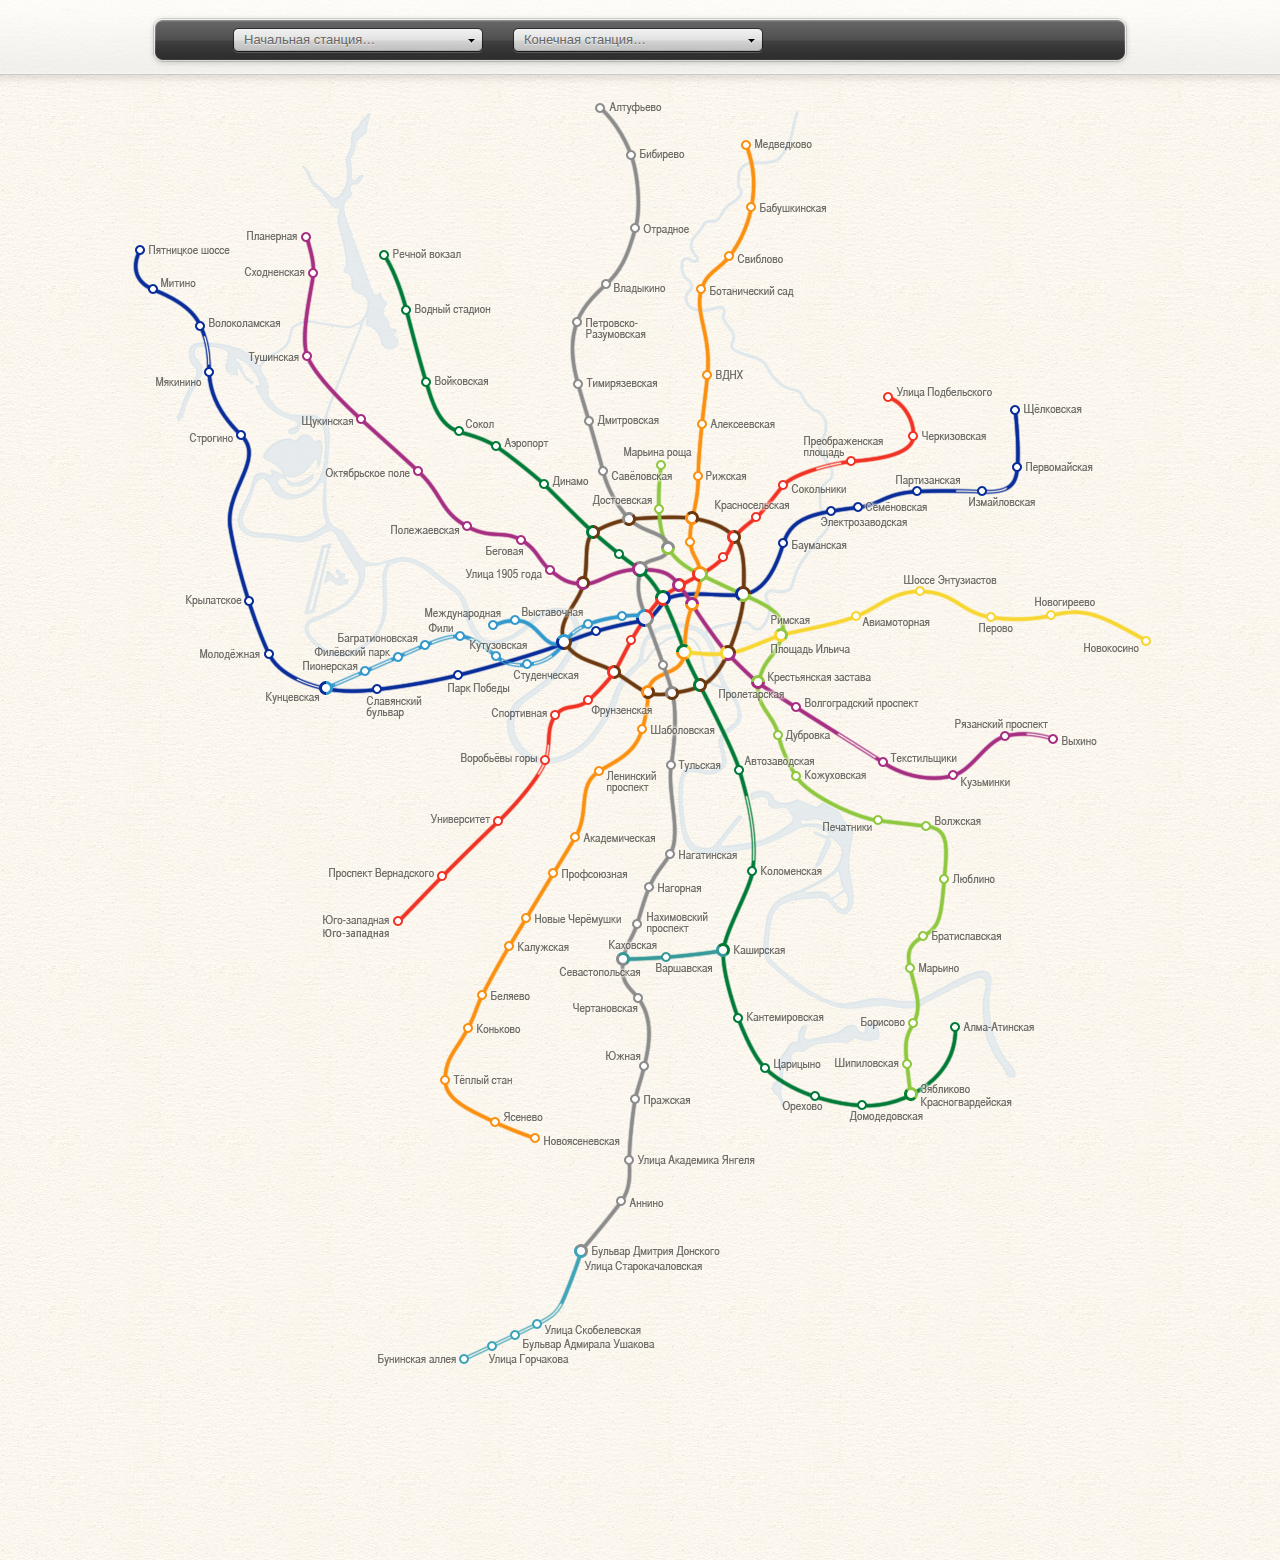
<file: metromap/index.htm>
<!DOCTYPE HTML PUBLIC "-//W3C//DTD HTML 4.01//EN" "http://www.w3.org/TR/html4/strict.dtd">
<html lang="ru">
<head>
    <title>Карта метро Москвы — интерактивная схема московского метро</title>
    <meta http-equiv="Content-Type" content="text/html; charset=utf-8">
    <link rel="stylesheet" type="text/css" href="app/common.css">
    <link rel="stylesheet" type="text/css" href="app/map.css">
    <link rel="stylesheet" type="text/css" href="app/maps/moscow/moscow.css">
    <!--[if IE]>
    <link rel="stylesheet" type="text/css" href="app/msie.css"><![endif]-->
    <script type="text/javascript" src="scripts/jquery-1.9.0.min.js"></script>
    <script type="text/javascript" src="scripts/utility.js"></script>
    <script type="text/javascript" src="scripts/jquery/ui.js"></script>
    <script type="text/javascript" src="scripts/stations.js"></script>
</head>
<body>
<div id="page">
<div id="header">
<div id="panel-canvas">
<!-- panel canvas begin -->
<div id="panel">
<div id="panel-content">
<div class="stations-button" id="start">
    <div class="bgr"><br></div>
    <em class="empty"><br></em>
    <dl>
        <dt>Начальная станция…</dt>
        <dd>Начальная станция…</dd>
    </dl>
</div>
<div class="stations-button" id="finish">
    <div class="bgr"><br></div>
    <em class="empty"><br></em>
    <dl>
        <dt>Конечная станция…</dt>
        <dd>Конечная станция…</dd>
    </dl>
</div>

<div id="stations">
<div class="search">
    <input type="text">

    <div class="clear"><br></div>
</div>
<div class="list">
    <div class="up"><br></div>
    <div class="scroll">
        <p class="empty">Таких станций нет</p>
        <ul class="items">
            <li>Авиамоторная</li>
            <li>Автозаводская</li>
            <li>Академическая</li>
            <li>Александровский сад</li>
            <li>Алексеевская</li>
            <li>Алма-Атинская</li>
            <li>Алтуфьево</li>
            <li>Аннино</li>
            <li>Арбатская</li>
            <li>Арбатская</li>
            <li>Аэропорт</li>
            <li>Бабушкинская</li>
            <li>Багратионовская</li>
            <li>Баррикадная</li>
            <li>Бауманская</li>
            <li>Беговая</li>
            <li>Белорусская</li>
            <li>Белорусская</li>
            <li>Беляево</li>
            <li>Бибирево</li>
            <li>Библиотека им. Ленина</li>
            <li>Борисово</li>
            <li>Боровицкая</li>
            <li>Ботанический сад</li>
            <li>Братиславская</li>
            <li>Бульвар адмирала Ушакова</li>
            <li>Бульвар Дмитрия Донского</li>
            <li>Бунинская аллея</li>
            <li>Варшавская</li>
            <li>ВДНХ</li>
            <li>Владыкино</li>
            <li>Водный стадион</li>
            <li>Войковская</li>
            <li>Волгоградский проспект</li>
            <li>Волжская</li>
            <li>Волоколамская</li>
            <li>Воробьевы горы</li>
            <li>Выставочная</li>
            <li>Выхино</li>
            <li>Динамо</li>
            <li>Дмитровская</li>
            <li>Добрынинская</li>
            <li>Домодедовская</li>
            <li>Достоевская</li>
            <li>Дубровка</li>
            <li>Зябликово</li>
            <li>Измайловская</li>
            <li>Калужская</li>
            <li>Кантемировская</li>
            <li>Каховская</li>
            <li>Каширская</li>
            <li>Каширская</li>
            <li>Киевская</li>
            <li>Киевская</li>
            <li>Киевская</li>
            <li>Китай-город</li>
            <li>Китай-город</li>
            <li>Кожуховская</li>
            <li>Коломенская</li>
            <li>Комсомольская</li>
            <li>Комсомольская</li>
            <li>Коньково</li>
            <li>Красногвардейская</li>
            <li>Краснопресненская</li>
            <li>Красносельская</li>
            <li>Красные ворота</li>
            <li>Крестьянская застава</li>
            <li>Кропоткинская</li>
            <li>Крылатское</li>
            <li>Кузнецкий мост</li>
            <li>Кузьминки</li>
            <li>Кунцевская</li>
            <li>Кунцевская</li>
            <li>Курская</li>
            <li>Курская</li>
            <li>Кутузовская</li>
            <li>Ленинский проспект</li>
            <li>Лубянка</li>
            <li>Люблино</li>
            <li>Марксистская</li>
            <li>Марьина роща</li>
            <li>Марьино</li>
            <li>Маяковская</li>
            <li>Медведково</li>
            <li>Международная</li>
            <li>Менделеевская</li>
            <li>Митино</li>
            <li>Молодежная</li>
            <li>Мякинино</li>
            <li>Нагатинская</li>
            <li>Нагорная</li>
            <li>Нахимовский проспект</li>
            <li>Новогиреево</li>
            <li>Новокосино</li>
            <li>Новокузнецкая</li>
            <li>Новослободская</li>
            <li>Новоясеневская</li>
            <li>Новые черемушки</li>
            <li>Октябрьская</li>
            <li>Октябрьская</li>
            <li>Октябрьское поле</li>
            <li>Орехово</li>
            <li>Отрадное</li>
            <li>Охотный ряд</li>
            <li>Павелецкая</li>
            <li>Павелецкая</li>
            <li>Парк культуры</li>
            <li>Парк культуры</li>
            <li>Парк Победы</li>
            <li>Партизанская</li>
            <li>Первомайская</li>
            <li>Перово</li>
            <li>Петровско-Разумовская</li>
            <li>Печатники</li>
            <li>Пионерская</li>
            <li>Планерная</li>
            <li>Площадь Ильича</li>
            <li>Площадь революции</li>
            <li>Полежаевская</li>
            <li>Полянка</li>
            <li>Пражская</li>
            <li>Преображенская площадь</li>
            <li>Пролетарская</li>
            <li>Проспект Вернадского</li>
            <li>Проспект мира</li>
            <li>Проспект мира</li>
            <li>Профсоюзная</li>
            <li>Пушкинская</li>
            <li>Пятницкое шоссе</li>
            <li>Речной вокзал</li>
            <li>Рижская</li>
            <li>Римская</li>
            <li>Рязанский проспект</li>
            <li>Савёловская</li>
            <li>Свиблово</li>
            <li>Севастопольская</li>
            <li>Семеновская</li>
            <li>Серпуховская</li>
            <li>Славянский бульвар</li>
            <li>Смоленская</li>
            <li>Смоленская</li>
            <li>Сокол</li>
            <li>Сокольники</li>
            <li>Спортивная</li>
            <li>Сретенский бульвар</li>
            <li>Строгино</li>
            <li>Студенческая</li>
            <li>Сухаревская</li>
            <li>Сходненская</li>
            <li>Таганская</li>
            <li>Таганская</li>
            <li>Тверская</li>
            <li>Театральная</li>
            <li>Текстильщики</li>
            <li>Теплый стан</li>
            <li>Тимирязевская</li>
            <li>Третьяковская</li>
            <li>Третьяковская</li>
            <li>Трубная</li>
            <li>Тульская</li>
            <li>Тургеневская</li>
            <li>Тушинская</li>
            <li>Улица 1905 года</li>
            <li>Улица академика Янгеля</li>
            <li>Улица Горчакова</li>
            <li>Улица Подбельского</li>
            <li>Улица Скобелевская</li>
            <li>Улица Старокачаловская</li>
            <li>Университет</li>
            <li>Филевский парк</li>
            <li>Фили</li>
            <li>Фрунзенская</li>
            <li>Царицыно</li>
            <li>Цветной бульвар</li>
            <li>Черкизовская</li>
            <li>Чертановская</li>
            <li>Чеховская</li>
            <li>Чистые пруды</li>
            <li>Чкаловская</li>
            <li>Шаболовская</li>
            <li>Шипиловская</li>
            <li>Шоссе энтузиастов</li>
            <li>Щелковская</li>
            <li>Щукинская</li>
            <li>Электрозаводская</li>
            <li>Юго-Западная</li>
            <li>Южная</li>
            <li>Ясенево</li>
        </ul>
        <ul class="reset">
            <li>Отменить выбор</li>
        </ul>
    </div>
    <div class="down"><br></div>
</div>
</div>
<script type="text/javascript">
    stationsList.init(["kal-avi", "zam-avt", "kar-aka", "fil-als", "kar-ale", "zam-alm", "set-alt", "set-ann", "arp-arb", "fil-arb", "zam-aer", "kar-bab", "fil-bag", "tkr-bar", "arp-bau", "tkr-beg", "zam-bel", "kol-bel", "kar-bel", "set-bib", "sok-bil", "lub-bor", "set-bor", "kar-bos", "lub-bra", "but-ush", "set-bdd", "but-bal", "kah-var", "kar-vdn", "set-vla", "zam-vst", "zam-voi", "tkr-vop", "lub-vol", "arp-vol", "sok-vog", "fil-vys", "tkr-vyh", "zam-din", "set-dmi", "kol-dob", "zam-dom", "lub-dos", "lub-dub", "lub-zya", "arp-izm", "kar-kal", "zam-kan", "kah-kah", "zam-ksh", "kah-ksh", "arp-kie", "fil-kie", "kol-kie", "kar-kig", "tkr-kig", "lub-koj", "zam-kol", "sok-kom", "kol-kom", "kar-kon", "zam-kra", "kol-kra", "sok-kra", "sok-krv", "lub-krz", "sok-kro", "arp-kry", "tkr-kum", "tkr-kuz", "arp-kun", "fil-kun", "arp-kur", "kol-kur", "fil-kut", "kar-lpr", "sok-lub", "lub-lub", "kal-mar", "lub-mro", "lub-mar", "zam-mai", "kar-med", "fil-mej", "set-men", "arp-mit", "arp-mol", "arp-mkn", "set-ngt", "set-ngr", "set-nap", "kal-ngr", "kal-nks", "zam-nov", "kol-nov", "kar-nya", "kar-nch", "kol-okt", "kar-okt", "tkr-okp", "zam-ore", "set-otr", "sok-ohr", "zam-pav", "kol-pav", "sok-pak", "kol-pak", "arp-pap", "arp-par", "arp-per", "kal-per", "set-per", "lub-pch", "fil-pio", "tkr-pla", "kal-pil", "arp-plr", "tkr-pol", "set-pol", "set-pra", "sok-prp", "tkr-pro", "sok-prv", "kol-prm", "kar-prm", "kar-pro", "tkr-psh", "arp-psh", "zam-rev", "kar-rij", "lub-rim", "tkr-rpr", "set-sav", "kar-svi", "set-sev", "arp-sem", "set-ser", "arp-slb", "arp-smo", "fil-smo", "zam-sok", "sok-sok", "sok-spo", "lub-srb", "arp-str", "fil-stu", "kar-suh", "tkr-sho", "kol-tag", "tkr-tag", "zam-tve", "zam-tea", "tkr-tek", "kar-tes", "set-tim", "kar-tre", "kal-tre", "lub-tru", "set-tul", "kar-tur", "tkr-tsh", "tkr-ulg", "set-uya", "but-ugo", "sok-ulp", "but-usk", "but-ust", "sok-uni", "fil-fip", "fil-fil", "sok-fru", "zam-tsa", "set-cvb", "sok-che", "set-chr", "set-che", "sok-chp", "lub-chk", "kar-sha", "lub-shi", "kal-ent", "arp-she", "tkr-shu", "arp-ele", "sok-ugz", "set-uzh", "kar-yas"]);
</script>

<div id="duration">
    <div><br></div>
</div>
</div>
</div>
<!-- panel canvas end -->
</div>
</div>

<div id="canvas">
<!-- canvas begin -->
<div id="map">
    <img id="mimage" src="app/maps/moscow/map.png"
         width="1040" height="1270"
         alt="Карта метро Москвы — схема московского метро, на которой линии и станции расположены в соответствии с картой Москвы">
    <!--[if lte IE 7]>
    <script type="text/javascript">$("#mimage").attr("src", "app/maps/moscow/map8.png"/*tpa=http://www.metromap.ru/app/maps/moscow/map8.png*/).show();</script>
    <![endif]-->
    <div id="route">
        <div class="marker" style="visibility: hidden;"><br></div>
    </div>
    <img id="overlay" src="app/maps/moscow/overlay.png"
         width="1020" height="1270" alt="" usemap="#stations">
</div>
<map name="stations">
    <area href="#sok-ugz" shape="circle" coords="273,821,9">
    <area href="#sok-prv" shape="circle" coords="317,776,9">
    <area href="#sok-uni" shape="circle" coords="373,721,9">
    <area href="#sok-vog" shape="circle" coords="420,660,9">
    <area href="#sok-spo" shape="circle" coords="430,615,9">
    <area href="#sok-fru" shape="circle" coords="463,600,9">
    <area href="#sok-pak" shape="poly" coords="489,561,481,564,478,572,481,580,489,583">
    <area href="#sok-kro" shape="circle" coords="506,540,9">
    <area href="#sok-bil" shape="poly" coords="520,518,533,518,532,513,529,509,525,506,520,505">
    <area href="#sok-ohr" shape="poly" coords="538,498,544,508,538,510,532,508,528,504,526,498">
    <area href="#sok-lub" shape="poly" coords="554,474,562,477,565,485,562,493,554,496">
    <area href="#sok-chp" shape="poly" coords="564,468,563,474,564,479,569,485,575,486,575,474">
    <area href="#sok-krv" shape="circle" coords="598,457,9">
    <area href="#sok-kom" shape="poly" coords="609,426,601,429,598,437,601,445,609,448">
    <area href="#sok-kra" shape="circle" coords="631,417,9">
    <area href="#sok-sok" shape="circle" coords="658,385,9">
    <area href="#sok-prp" shape="circle" coords="726,361,9">
    <area href="#sok-che" shape="circle" coords="788,336,9">
    <area href="#sok-ulp" shape="circle" coords="763,297,9">
    <area href="#zam-rev" shape="circle" coords="259,155,9">
    <area href="#zam-vst" shape="circle" coords="281,210,9">
    <area href="#zam-voi" shape="circle" coords="301,282,9">
    <area href="#zam-sok" shape="circle" coords="334,331,9">
    <area href="#zam-aer" shape="circle" coords="371,346,9">
    <area href="#zam-din" shape="circle" coords="419,384,9">
    <area href="#zam-bel" shape="poly" coords="468,421,460,424,457,432,460,440,468,443">
    <area href="#zam-mai" shape="circle" coords="494,454,9">
    <area href="#zam-tve" shape="poly" coords="515,469,527,469,526,475,521,480,515,481,509,480">
    <area href="#zam-tea" shape="poly" coords="538,498,526,498,528,492,532,488,538,486,544,488">
    <area href="#zam-nov" shape="poly" coords="559,552,547,552,548,546,553,541,559,540,565,541">
    <area href="#zam-pav" shape="poly" coords="575,574,567,577,564,585,567,593,575,596">
    <area href="#zam-avt" shape="circle" coords="614,670,9">
    <area href="#zam-kol" shape="circle" coords="627,771,9">
    <area href="#zam-ksh" shape="poly" coords="590,842,598,839,606,842,609,850,606,858">
    <area href="#zam-kan" shape="circle" coords="613,918,9">
    <area href="#zam-tsa" shape="circle" coords="640,968,9">
    <area href="#zam-ore" shape="circle" coords="690,996,9">
    <area href="#zam-dom" shape="circle" coords="737,1005,9">
    <area href="#zam-kra" shape="poly" coords="778,986,775,994,778,1002,786,1005,794,1002">
    <area href="#zam-alm" shape="circle" coords="830,927,9">
    <area href="#arp-psh" shape="circle" coords="15,150,9">
    <area href="#arp-mit" shape="circle" coords="28,189,9">
    <area href="#arp-vol" shape="circle" coords="75,226,9">
    <area href="#arp-mkn" shape="circle" coords="84,272,9">
    <area href="#arp-str" shape="circle" coords="116,335,9">
    <area href="#arp-kry" shape="circle" coords="124,501,9">
    <area href="#arp-mol" shape="circle" coords="144,554,9">
    <area href="#arp-kun" shape="poly" coords="201,577,193,580,190,588,193,596,201,599">
    <area href="#arp-slb" shape="circle" coords="252,589,9">
    <area href="#arp-pap" shape="circle" coords="333,575,9">
    <area href="#arp-kie" shape="poly" coords="428,536,427,542,428,547,433,553,439,554,439,542">
    <area href="#arp-smo" shape="circle" coords="471,531,9">
    <area href="#arp-arb" shape="poly" coords="520,518,507,518,508,523,511,527,515,530,520,531">
    <area href="#arp-plr" shape="poly" coords="538,498,544,488,548,492,550,498,548,504,544,508">
    <area href="#arp-kur" shape="poly" coords="618,494,612,505,607,500,606,494,607,488,612,483">
    <area href="#arp-bau" shape="circle" coords="658,443,9">
    <area href="#arp-ele" shape="circle" coords="706,411,9">
    <area href="#arp-sem" shape="circle" coords="733,407,9">
    <area href="#arp-par" shape="circle" coords="792,391,9">
    <area href="#arp-izm" shape="circle" coords="857,391,9">
    <area href="#arp-per" shape="circle" coords="892,367,9">
    <area href="#arp-she" shape="circle" coords="890,310,9">
    <area href="#fil-kun" shape="poly" coords="201,577,209,580,212,588,209,596,201,599">
    <area href="#fil-pio" shape="circle" coords="240,571,9">
    <area href="#fil-fip" shape="circle" coords="273,557,9">
    <area href="#fil-bag" shape="circle" coords="300,545,9">
    <area href="#fil-fil" shape="circle" coords="335,536,9">
    <area href="#fil-kut" shape="circle" coords="371,556,9">
    <area href="#fil-stu" shape="circle" coords="402,564,9">
    <area href="#fil-kie" shape="poly" coords="439,542,428,536,433,531,439,530,445,531,450,536">
    <area href="#fil-smo" shape="circle" coords="463,524,9">
    <area href="#fil-arb" shape="circle" coords="497,516,9">
    <area href="#fil-als" shape="poly" coords="520,518,520,505,515,506,511,509,508,513,507,518">
    <area href="#fil-mej" shape="circle" coords="368,525,9">
    <area href="#fil-vys" shape="circle" coords="390,520,9">
    <area href="#kol-kra" shape="poly" coords="450,475,458,472,466,475,469,483,466,491">
    <area href="#kol-bel" shape="poly" coords="468,421,476,424,479,432,476,440,468,443">
    <area href="#kol-nov" shape="poly" coords="512,411,515,419,512,427,504,430,496,427">
    <area href="#kol-prm" shape="poly" coords="559,410,567,407,575,410,578,418,575,426">
    <area href="#kol-kom" shape="poly" coords="609,426,617,429,620,437,617,445,609,448">
    <area href="#kol-kur" shape="poly" coords="618,494,612,483,618,482,624,483,629,488,630,494">
    <area href="#kol-tag" shape="poly" coords="603,553,597,543,603,541,609,543,613,547,615,553">
    <area href="#kol-pav" shape="poly" coords="575,574,583,577,586,585,583,593,575,596">
    <area href="#kol-dob" shape="poly" coords="555,585,558,593,555,601,547,604,539,601">
    <area href="#kol-okt" shape="poly" coords="531,584,534,592,531,600,523,603,515,600">
    <area href="#kol-pak" shape="poly" coords="489,561,497,564,500,572,497,580,489,583">
    <area href="#kol-kie" shape="poly" coords="439,542,450,536,451,542,450,548,445,553,439,554">
    <area href="#kar-med" shape="circle" coords="621,45,9">
    <area href="#kar-bab" shape="circle" coords="626,107,9">
    <area href="#kar-svi" shape="circle" coords="604,156,9">
    <area href="#kar-bos" shape="circle" coords="576,189,9">
    <area href="#kar-vdn" shape="circle" coords="582,275,9">
    <area href="#kar-ale" shape="circle" coords="577,324,9">
    <area href="#kar-rij" shape="circle" coords="573,376,9">
    <area href="#kar-prm" shape="poly" coords="559,410,556,418,559,426,567,429,575,426">
    <area href="#kar-suh" shape="circle" coords="565,442,9">
    <area href="#kar-tur" shape="poly" coords="575,474,564,468,569,463,575,462,581,463,586,468">
    <area href="#kar-kig" shape="poly" coords="556,504,559,512,567,515,575,512,578,504">
    <area href="#kar-tre" shape="poly" coords="559,552,565,563,559,564,553,563,548,558,547,552">
    <area href="#kar-okt" shape="poly" coords="515,600,512,592,515,584,523,581,531,584">
    <area href="#kar-sha" shape="circle" coords="517,629,9">
    <area href="#kar-lpr" shape="circle" coords="474,671,9">
    <area href="#kar-aka" shape="circle" coords="450,737,9">
    <area href="#kar-pro" shape="circle" coords="428,773,9">
    <area href="#kar-nch" shape="circle" coords="401,818,9">
    <area href="#kar-kal" shape="circle" coords="384,846,9">
    <area href="#kar-bel" shape="circle" coords="357,895,9">
    <area href="#kar-kon" shape="circle" coords="343,928,9">
    <area href="#kar-tes" shape="circle" coords="320,980,9">
    <area href="#kar-yas" shape="circle" coords="370,1022,9">
    <area href="#kar-nya" shape="circle" coords="410,1038,9">
    <area href="#tkr-pla" shape="circle" coords="181,137,9">
    <area href="#tkr-sho" shape="circle" coords="188,173,9">
    <area href="#tkr-tsh" shape="circle" coords="182,256,9">
    <area href="#tkr-shu" shape="circle" coords="236,319,9">
    <area href="#tkr-okp" shape="circle" coords="293,371,9">
    <area href="#tkr-pol" shape="circle" coords="342,426,9">
    <area href="#tkr-beg" shape="circle" coords="396,440,9">
    <area href="#tkr-ulg" shape="circle" coords="425,470,9">
    <area href="#tkr-bar" shape="poly" coords="450,475,447,483,450,491,458,494,466,491">
    <area href="#tkr-psh" shape="poly" coords="515,469,509,480,504,475,503,469,504,463,509,458">
    <area href="#tkr-kum" shape="poly" coords="554,474,546,477,543,485,548,493,554,496">
    <area href="#tkr-kig" shape="poly" coords="556,504,559,496,567,493,575,496,578,504">
    <area href="#tkr-tag" shape="poly" coords="603,553,615,553,613,559,609,563,603,565,597,563">
    <area href="#tkr-pro" shape="poly" coords="622,582,625,590,633,593,641,590,644,582">
    <area href="#tkr-vop" shape="circle" coords="671,607,9">
    <area href="#tkr-tek" shape="circle" coords="758,662,9">
    <area href="#tkr-kuz" shape="circle" coords="828,675,9">
    <area href="#tkr-rpr" shape="circle" coords="880,636,9">
    <area href="#tkr-vyh" shape="circle" coords="928,639,9">
    <area href="#kal-tre" shape="poly" coords="559,552,565,541,570,546,571,552,570,558,565,563">
    <area href="#kal-mar" shape="poly" coords="603,553,597,563,593,559,591,553,593,547,597,543">
    <area href="#kal-pil" shape="poly" coords="648,527,645,535,648,543,656,546,664,543">
    <area href="#kal-avi" shape="circle" coords="731,516,9">
    <area href="#kal-ent" shape="circle" coords="795,491,9">
    <area href="#kal-per" shape="circle" coords="866,517,9">
    <area href="#kal-ngr" shape="circle" coords="926,515,9">
    <area href="#kal-nks" shape="circle" coords="1021,540,9">
    <area href="#set-alt" shape="circle" coords="475,8,9">
    <area href="#set-bib" shape="circle" coords="506,55,9">
    <area href="#set-otr" shape="circle" coords="510,128,9">
    <area href="#set-vla" shape="circle" coords="481,184,9">
    <area href="#set-per" shape="circle" coords="452,222,9">
    <area href="#set-tim" shape="circle" coords="453,284,9">
    <area href="#set-dmi" shape="circle" coords="464,321,9">
    <area href="#set-sav" shape="circle" coords="478,371,9">
    <area href="#set-men" shape="poly" coords="496,427,493,419,496,411,504,408,512,411">
    <area href="#set-cvb" shape="poly" coords="532,448,535,440,543,437,551,440,554,448">
    <area href="#set-che" shape="poly" coords="515,469,509,458,515,457,521,458,526,463,527,469">
    <area href="#set-bor" shape="poly" coords="520,518,520,531,525,530,529,527,532,523,533,518">
    <area href="#set-pol" shape="circle" coords="538,565,9">
    <area href="#set-ser" shape="poly" coords="539,601,536,593,539,585,547,582,555,585">
    <area href="#set-tul" shape="circle" coords="546,665,9">
    <area href="#set-ngt" shape="circle" coords="545,754,9">
    <area href="#set-ngr" shape="circle" coords="524,787,9">
    <area href="#set-nap" shape="circle" coords="512,824,9">
    <area href="#set-sev" shape="poly" coords="490,851,487,859,490,867,498,870,506,867">
    <area href="#set-chr" shape="circle" coords="513,898,9">
    <area href="#set-uzh" shape="circle" coords="519,966,9">
    <area href="#set-pra" shape="circle" coords="510,999,9">
    <area href="#set-uya" shape="circle" coords="504,1060,9">
    <area href="#set-ann" shape="circle" coords="496,1101,9">
    <area href="#set-bdd" shape="poly" coords="448,1143,456,1140,464,1143,467,1151,464,1159">
    <area href="#lub-mro" shape="circle" coords="536,365,9">
    <area href="#lub-dos" shape="circle" coords="534,409,9">
    <area href="#lub-tru" shape="poly" coords="532,448,535,456,543,459,551,456,554,448">
    <area href="#lub-srb" shape="poly" coords="575,474,586,468,587,474,586,480,581,485,575,486">
    <area href="#lub-chk" shape="poly" coords="618,494,630,494,629,500,624,505,618,506,612,505">
    <area href="#lub-rim" shape="poly" coords="648,527,656,524,664,527,667,535,664,543">
    <area href="#lub-krz" shape="poly" coords="622,582,625,574,633,571,641,574,644,582">
    <area href="#lub-dub" shape="circle" coords="653,635,9">
    <area href="#lub-koj" shape="circle" coords="671,676,9">
    <area href="#lub-pch" shape="circle" coords="753,720,9">
    <area href="#lub-vol" shape="circle" coords="801,726,9">
    <area href="#lub-lub" shape="circle" coords="819,779,9">
    <area href="#lub-bra" shape="circle" coords="798,836,9">
    <area href="#lub-mar" shape="circle" coords="785,868,9">
    <area href="#lub-bor" shape="circle" coords="788,923,9">
    <area href="#lub-shi" shape="circle" coords="782,964,9">
    <area href="#lub-zya" shape="poly" coords="794,1002,797,994,794,986,786,983,778,986">
    <area href="#kah-kah" shape="poly" coords="490,851,498,848,506,851,509,859,506,867">
    <area href="#kah-var" shape="circle" coords="541,857,9">
    <area href="#kah-ksh" shape="poly" coords="590,842,587,850,590,858,598,861,606,858">
    <area href="#but-ust" shape="poly" coords="448,1143,445,1151,448,1159,456,1162,464,1159">
    <area href="#but-usk" shape="circle" coords="412,1224,9">
    <area href="#but-ush" shape="circle" coords="390,1235,9">
    <area href="#but-ugo" shape="circle" coords="367,1246,9">
    <area href="#but-bal" shape="circle" coords="339,1259,9">
</map>
<dl id="tooltip">
    <dt><br></dt>
    <dd><br></dd>
</dl>
</div>
</div>

<script type="text/javascript" src="scripts/panel.js"></script>
<script type="text/javascript" src="scripts/route.js"></script>
<script type="text/javascript" src="scripts/maps/moscow.js"></script>
<script type="text/javascript">
    $(function () {
        fixedHeader.init();
        subway.init();
        panel.init();
    });
    $('#stations-amount').html(stationsList.stations.length.inflect('станция', 'станции', 'станций'));
</script>
</body>
</html>
</file>
<file: metromap/app/common.css>
html, body {
    -webkit-touch-callout: none;
    -webkit-user-select: none;
    -khtml-user-select: none;
    -moz-user-select: none;
    -ms-user-select: none;
    user-select: none
}

img, a {
    -webkit-user-drag: none
}

/* Default styles */
html, body, td, th, form, ul, ol, dl, dt, dd {
    margin: 0;
    padding: 0;
}

table {
    border: none;
    border-collapse: collapse;
}

html, body {
    height: 100%;
}

img {
    border: none;
}

ul {
    list-style: none;
}

.wide {
    width: 100%;
}

.wrap {
    overflow: hidden;
}

.clearfix:after {
    content: ' ';
    clear: both;
    display: block;
    width: 0;
    height: 0;
    overflow: hidden;
    font-size: 0;
}

/* Page layout */
body {
    min-width: 980px;
    background: url(paper.jpg) /*tpa=http://www.metromap.ru/app/paper.jpg*/ #faf8ee;
    font: 87.5%/1.5 Georgia, serif;
    color: #333;
}

#page {
    min-height: 100%;
    margin-bottom: -50px;
}

#canvas {
    width: 970px;
    margin: 0 auto;
    padding: 5px 0 80px;
}

#footer {
    width: 970px;
    margin: 0 auto;
    padding-top: 15px;
    background: url(footer.png) /*tpa=http://www.metromap.ru/app/footer.png*/ no-repeat;
    color: #666;
}

/* Links */
a {
    color: #06C;
}

.link {
    color: #06C;
    text-decoration: underline;
    cursor: pointer;
}

.action {
    color: #06C;
    border-bottom: 1px dotted #06C;
    cursor: pointer;
}

a.quoted {
    text-decoration: none;
}

a.quoted span {
    text-decoration: underline;
}

/* Headers */
h1, h2, h3, h4, h5 {
    font-weight: normal;
}

h1 {
    margin: 0 5px 22px;
    font-size: 32px;
    line-height: 36px;
}

h2 {
    margin: 0 5px 18px;
    font-size: 26px;
    line-height: 30px;
}

h3 {
    margin: 0 5px 14px;
    font-size: 22px;
    line-height: 26px;
}

h4 {
    margin: 0 0 10px;
    font-size: 20px;
    line-height: 22px;
}

h5 {
    margin: 0 0 8px;
    font-size: 18px;
    line-height: 20px;
}

h6 {
    margin: 0 0 8px;
    font-size: 100%;
}

.section h1,
.section h2,
.section h3 {
    margin-left: 0;
    margin-right: 0;
}

/* Sections */
.frame {
    margin: 0 0 10px;
    border: 1px solid #e0daca;
    border-radius: 8px;
    -webkit-border-radius: 8px;
    -moz-border-radius: 8px;
    background: #FFF;
}

.frame.utility {
    background: #fdfcf8;
    border-color: #ebe6d8;
}

.delimit-top {
    border-top: 1px dotted #CCCCCC;
}

.delimit-bottom {
    border-bottom: 1px dotted #CCCCCC;
}

.section {
    margin: 0 5px;
}

.frame .section {
    margin: 13px 19px 14px;
}

.section p {
    margin: 0 0 10px;
}

/* Popup */
.popup {
    position: relative;
}

.popup .shadow div {
    position: absolute;
    background: url(popup.png) /*tpa=http://www.metromap.ru/app/popup.png*/ no-repeat;
    z-index: -1;
}

.popup .shadow .left,
.popup .shadow .right {
    top: 18px;
    bottom: 18px;
    width: 17px;
    background-repeat: repeat-y;
}

.popup .shadow .left {
    left: -17px;
}

.popup .shadow .right {
    right: -17px;
    background-position: 100% 0;
}

.popup .shadow .tl,
.popup .shadow .tr {
    top: -14px;
    height: 32px;
}

.popup .shadow .bl,
.popup .shadow .br {
    bottom: -20px;
    height: 38px;
}

.popup .shadow .tl,
.popup .shadow .bl {
    left: -17px;
    right: 18px;
}

.popup .shadow .tr,
.popup .shadow .br {
    right: -17px;
    width: 35px;
}

.popup .shadow .tl {
    background-position: -18px 0;
}

.popup .shadow .tr {
    background-position: -767px 0;
}

.popup .shadow .bl {
    background-position: -18px 100%;
}

.popup .shadow .br {
    background-position: -767px 100%;
}

.popup .close {
    position: absolute;
    left: -23px;
    top: 9px;
    width: 16px;
    height: 16px;
    margin-left: 100%;
    background: url(close.png) /*tpa=http://www.metromap.ru/app/close.png*/ no-repeat;
    cursor: pointer;
}

.popup .frame {
    border-color: #d9d9d9;
    margin-bottom: 0;
}

/* Forms */
.section p.checkbox {
    margin: 0 0 6px;
}

.checkbox input {
    position: relative;
    top: -1px;
    margin-left: 0;
    margin-right: 5px;
    vertical-align: middle;
}

input.field,
textarea.field {
    margin: 0;
    border: 1px solid #a6a6a6;
    border-top-color: #808080;
    border-bottom-color: #cccccc;
    padding: 2px;
    font-size: 13px;
}

/* Smart button */
.smart-button {
    display: table;
}

.sb-button {
    display: table-cell;
    vertical-align: top;
}

.sb-state {
    display: table-cell;
    padding: 0 0 0 10px;
    vertical-align: middle;
    font-size: 12px;
    color: #A0A0A0;
}

.sb-state .success {
    color: #137300;
}

.sb-state .error {
    color: #CC361F;
}

/* Header */
#header-canvas {
    background: url(panel/header.png) /*tpa=http://www.metromap.ru/app/panel/header.png*/;
}

#header-content {
    width: 970px;
    margin: 0 auto;
}

.fixed #header-canvas {
    visibility: hidden;
}

/* Advertisements */
#ad-canvas {
    background: url(ads.png) /*tpa=http://www.metromap.ru/app/ads.png*/ repeat-x 0 100% #dad7ce;
}

.ad-content {
    display: block;
    height: 60px;
    font: 24px/59px Arial, sans-serif;
    color: #333;
    text-align: center;
    text-decoration: none;
}

/* Panel */
#panel-canvas {
    height: 90px;
}

#panel,
#panel-content {
    background: url(panel/panel.png) /*tpa=http://www.metromap.ru/app/panel/panel.png*/ no-repeat;
}

#panel {
    position: relative;
    z-index: 10;
    min-width: 990px;
    width: 100%;
    height: 90px;
    background-repeat: repeat-x;
    background-position: 50% 0;
}

#panel-content {
    position: relative;
    top: 20px;
    width: 950px;
    height: 40px;
    margin: 0 auto;
    background-position: 50% -20px;
    background-color: #545454;
}

.fixed #panel {
    position: fixed;
    top: 0;
    left: 0;
}

/* Path */
.path {
    margin: 0 10px;
    color: #FFF;
    font: 13px/40px Arial, sans-serif;
    cursor: default;
}

.path li {
    float: left;
    height: 40px;
    padding: 0 10px 0 26px;
    background: url(panel/separator.png) /*tpa=http://www.metromap.ru/app/panel/separator.png*/ no-repeat 0 -50px;
}

.path li.main {
    padding-left: 0;
    background: none;
}

.path a {
    color: #FFF;
    text-decoration: none;
}

.path a:hover {
    text-decoration: underline;
}

/* Stations button */
.stations-button {
    position: relative;
    width: 248px;
    height: 22px;
    font: 13px Arial, sans-serif;
}

.stations-button em,
.stations-button .bgr {
    position: absolute;
    background: url(stations/button.png) /*tpa=http://www.metromap.ru/app/stations/button.png*/ no-repeat;
}

.stations-button .bgr {
    left: -3px;
    top: -2px;
    width: 254px;
    height: 28px;
}

.stations-button em {
    left: 7px;
    top: 4px;
    width: 14px;
    height: 15px;
    overflow: hidden;
    background-position: -260px -36px;
}

.stations-button em.empty {
    visibility: hidden;
}

.stations-button dl {
    position: absolute;
    left: 0;
    top: 0;
    width: 248px;
    height: 22px;
    line-height: 20px;
    cursor: pointer;
}

.macos-safari .stations-button dl {
    line-height: 21px;
}

.stations-button dt,
.stations-button dd {
    position: absolute;
    left: 10px;
}

.stations-button dt {
    top: 2px;
    color: #EEE;
}

.stations-button dd {
    top: 1px;
    color: #666;
}

.stations-button .selected dt {
    left: 24px;
}

.stations-button .selected dd {
    left: 24px;
    color: #333;
}

/* Stations dropdown */
#stations {
    position: absolute;
    top: 0;
    font: 13px/20px Arial, sans-serif;
    visibility: hidden;
    z-index: 5;
}

#stations .search,
#stations .clear,
#stations .list,
#stations .up,
#stations .down {
    background: url(stations/dropdown.png) /*tpa=http://www.metromap.ru/app/stations/dropdown.png*/ no-repeat;
}

#stations .search,
#stations .list {
    position: absolute;
    left: -13px;
    width: 266px;
}

#stations .search {
    top: -11px;
    height: 52px;
}

#stations .search input {
    position: absolute;
    left: 21px;
    top: 21px;
    width: 182px;
    height: 15px;
    margin: 0;
    border: none;
    padding: 3px 21px;
    background: transparent;
    font: 13px/15px Arial, sans-serif;
}

#stations .clear {
    display: none;
    position: absolute;
    left: 229px;
    top: 26px;
    width: 11px;
    height: 11px;
    background-position: -242px -60px;
    cursor: pointer;
}

#stations .list {
    top: 41px;
    background-position: 0 100%;
    padding-bottom: 16px;
    overflow: hidden;
}

#stations .scroll {
    width: 280px;
    max-height: 300px;
    margin-left: 13px;
    overflow: auto;
}

#stations .up,
#stations .down {
    position: relative;
    width: 238px;
    height: 20px;
    margin-left: 14px;
}

#stations .up {
    margin-top: -1px;
    margin-bottom: -19px;
    background-position: 0 -60px;
}

#stations .down {
    margin-top: -20px;
    background-position: 0 -90px;
}

#stations ul {
    width: 234px;
    margin-left: 3px;
}

#stations ul.items {
    padding-top: 6px;
}

#stations ul.reset {
    margin-top: 6px;
    border-top: 1px dotted #CCC;
    padding: 6px 0;
    color: #888;
}

#stations li {
    height: 21px;
    padding: 0 10px 0 26px;
    cursor: default;
    -moz-border-radius: 3px;
    -webkit-border-radius: 3px;
}

.macos-safari #stations li {
    line-height: 21px;
}

#stations li:hover {
    background-color: #e5f1fc;
}

#stations li.preferred {
    background-color: #d4e7fa;
}

#stations .empty {
    margin: 0 14px;
    padding: 6px 0 1px;
    display: none;
}

/* Autocomplete */
.ac_results {
    border: 1px solid #999;
    padding: 2px;
    background: #FFF;
}

.ac_results ul {
    font: 13px/16px Arial, sans-serif;
}

.ac_results li {
    padding: 2px 7px;
}

.ac_over {
    background-color: #D4E7FA;
    border-radius: 2px;
    -webkit-border-radius: 2px;
    -moz-border-radius: 2px;
}
</file>
<file: metromap/app/map.css>
/* Dropdowns */
#start,
#finish {
	position: absolute;
	top: 9px;
}
#start .bgr,
#finish .bgr {
	background-position: 0 -30px;
}
#start {
	left: 69px;
}
#finish {
	left: 349px;
}

/* Separators */
#preferences, 
#begin,
#middle,
#end {
	position: absolute; 
	top: 0;
	height: 40px;
	background: url(panel/separator.png)/*tpa=http://www.metromap.ru/app/panel/separator.png*/ no-repeat;
}
#begin,
#middle,
#end {
	width: 16px;
	background-position: 0 -50px;
}
#begin {
	left: 45px;
}
#middle {
	left: 325px;
}
#end {
	left: 605px;
}
#begin.active,
#middle.active,
#end.active {
	background-position: 0 -100px;
}
#begin div,
#middle div,
#end div {
	position: relative;
	left: 1px; top: 13px;
	width: 14px; height: 14px;
	overflow: hidden;
	cursor: pointer;
}

/* Entrance and exit */
#exit {
	position: absolute;
	left: 655px; top: 10px;
	width: 20px; height: 21px;
	background: url(panel/switch.png)/*tpa=http://www.metromap.ru/app/panel/switch.png*/ no-repeat;
}
#exit .bound {
	position: relative;
	top: 1px; left: 1px;
	width: 18px; height: 18px;
}
#exit .lever {
	position: absolute;
	left: 8px; top: 0;
	width: 10px; height: 10px;
}
#entrance,
#exit .street,
#exit .platform {
	position: absolute;
	background: url(panel/icons.png)/*tpa=http://www.metromap.ru/app/panel/icons.png*/ no-repeat;
}
#exit .street {
	left: 23px; top: 0;
	width: 17px; height: 10px;
	background-position: 0 -20px;
	cursor: pointer;
}
#exit .platform {
	left: -23px; top: 11px;
	width: 21px; height: 8px;
	background-position: 0 -40px;
	cursor: pointer;
}
#entrance {
	left: 10px; top: 12px;
	width: 25px; height: 15px;
	overflow: hidden;
}

/* Duration */
#duration {
	position: absolute;
	left: 715px; top: 8px;
	width: 150px; height: 24px;
	overflow: hidden;
	color: #FFF;
	font: 24px/27px Arial, sans-serif;
}
#duration div {
	position: relative;
}
#duration span {
	margin: 0 4px;
}
.macos-safari #duration {
	font: 24px/28px Myriad Pro, sans-serif;
}

#lucky {
	position: absolute;
	left: 740px; top: 12px;
	font: 13px/15px Arial, sans-serif;
}
#lucky .action {
	color: #DDD;
	border-color: #DDD;
}

/* Preferences */
#preferences {
	position: absolute;
	left: 883px; top: 0;
	width: 10px;
}
#preferences div {
	position: relative;
	left: 27px; top: 9px;
	width: 33px; height: 24px;
	background: url(panel/preferences.png)/*tpa=http://www.metromap.ru/app/panel/preferences.png*/ no-repeat;
	cursor: pointer;
}
#prefpane {
	position: absolute;
	left: 702px; top: -2px;
	width: 261px;
	visibility: hidden;
}
#prefpane dt,
#prefpane dd {
	background: url(main/prefpane.png)/*tpa=http://www.metromap.ru/app/main/prefpane.png*/ no-repeat;	
}
#prefpane dt {
	height: 38px;
	padding: 17px 28px 0;
	font-size: 18px;
}
#prefpane dd {
	overflow: hidden;
	padding-bottom: 11px;
	background-position: 0 100%;
	font: 13px/14px Arial, sans-serif;	
}
#prefpane .close {
	position: absolute;
	left: 222px; top: 24px;
	width: 14px; height: 14px;
	cursor: pointer;
}
#prefpane .section {
	margin: -1px 10px 0;
	padding: 12px 18px 14px;
	border-top: 1px dotted #CCC;
}
#prefpane p {
	margin: 0;
}
#prefpane .hint {
	margin: 5px 0 0;
	color: #6d6d6f;
	font: 11px/13px Arial, sans-serif;
}
#prefpane .save,
#prefpane .reset {
	font: 11px/13px Arial, sans-serif;
	margin: 5px 0 0;
}

/* Map */
#map-zoom {
	background: url(page-bgr.jpg)/*tpa=http://www.metromap.ru/app/page-bgr.jpg*/ #faf8ee;
}
#overlay {
	position: absolute;
	left: 0; top: 0;
}

/* Tooltip */
#tooltip {
	position: absolute;
	left: 0; top: -300px;
	width: 240px;
}
#tooltip dt,
#tooltip dd {
	background: url(main/tooltip.png)/*tpa=http://www.metromap.ru/app/main/tooltip.png*/ no-repeat;
}
#tooltip dt {
	padding: 13px 18px 4px;
	font-size: 16px;
	line-height: 18px;
}
#tooltip dd {
	padding: 0 18px 16px;
	background-position: 0 100%;
	color: #6d6d6f;
	font: 11px/13px Arial, sans-serif;
}

/* Markers */
.marker {
	position: absolute;
	width: 100px; height: 100px;
	background: url(main/marker.png)/*tpa=http://www.metromap.ru/app/main/marker.png*/ no-repeat;
}

/* Obstacle */
#obstacle {
	position: absolute;
	visibility: hidden;
	width: 400px;
	z-index: 2;
}

/* Header */
#header-content {
	padding-top: 15px;
}
#map-teaser,
#places-teaser {
	width: 478px;
	margin-bottom: 0;
}
#map-teaser {
	float: left;
}
#places-teaser {
	float: right;
}
#map-teaser h1,
#places-teaser h1 {
	margin: 0 0 8px;
	font-size: 22px;
	line-height: 24px;
	font-weight: normal;
}
#map-teaser strong,
#places-teaser strong {
	font-weight: normal;
}

#direct-content {
	margin: 8px 12px;
	min-height: 98px;
}

/* Description, history and tags */
#map-design strong,
#map-history strong {
	font-weight: normal;
}
#map-design,
#map-history {
	width: 478px;
}
#map-design h2,
#map-history h2,
#places-tags h2 {
	margin: 0 0 8px;
	font-size: 22px;
	line-height: 24px;
	font-weight: normal;
}
#map-design {
	float: left;
}
#map-history {
	float: right;
}
#places-tags .cloud {
	font-size: 18px;
	line-height: 21px;
}
#places-tags a {
	margin-right: 8px;
	font-size: 14px;
	white-space: nowrap;
	text-decoration: none;
}
#places-tags a:hover {
	text-decoration: underline;
}
#places-tags a.big {
	font-size: 18px;
}
#places-tags a.small {
	font-size: 11px;
}

/* Footer */
#page {
	margin-bottom: -140px;
}
#canvas {
	padding-bottom: 160px;
}
#footer {
	font: 13px/16px Arial, sans-serif;
}
#footer h6 {
	margin: 0 0 12px;
	color: #666;
	font-size: 100%;
}

.copyright {
	float: left;
	width: 220px;
}
.copyright h6 {
	font-weight: normal;
}
.copyright p {
	margin: 0 0 6px;
}

/* Our projects */
.projects {
	float: left;
	width: 220px;
}
.projects p {
	margin: 0;
	padding: 0 0 6px 25px;
}
.projects .icon-krevedko {
	background: url(../../www.yakrevedko.ru/favicon.png)/*tpa=http://www.yakrevedko.ru/favicon.png*/ no-repeat;
}
.projects .icon-chat30 {
	background: url(http://www.chat30.ru/favicon.ico) no-repeat;
}
.projects .icon-lines {
	background: url(http://www.webhackers.ru/lines/app/favicon.png) no-repeat;
}

.cities {
	float: left;
	width: 220px;
}
.cities p {
	margin: 0 0 6px;
}

.top100 {
	float: right;
	opacity: 0.4;
}

/* Reformal */
#reformal > a {
	display: none;
	position: absolute;
	left: 50%; top: 94px;
	margin-left: -240px;
	outline: none;
}
* html #reformal {
	display: none;
}
</file>
<file: metromap/app/maps/moscow/moscow.css>
#map {
	position: relative;
	width: 1040px; height: 1270px;
	margin: 5px -40px 30px -30px;
}

#stations li {
	background: url(lines.png)/*tpa=http://www.metromap.ru/app/maps/moscow/lines.png*/ no-repeat;
}
#stations .reset li {
	background-position: 9px -390px;
}
#stations .sok {background-position: 9px -30px;}
#stations .zam {background-position: 9px -60px;}
#stations .arp {background-position: 9px -90px;}
#stations .fil {background-position: 9px -120px;}
#stations .kol {background-position: 9px -150px;}
#stations .kar {background-position: 9px -180px;}
#stations .tkr {background-position: 9px -210px;}
#stations .kal {background-position: 9px -240px;}
#stations .set {background-position: 9px -270px;}
#stations .lub {background-position: 9px -300px;}
#stations .kah {background-position: 9px -330px;}
#stations .but {background-position: 9px -360px;}

.stations-button em.sok {background-color: #ff0000;}
.stations-button em.zam {background-color: #017a38;}
.stations-button em.arp {background-color: #082c99;}
.stations-button em.fil {background-color: #3399cc;}
.stations-button em.kol {background-color: #653300;}
.stations-button em.kar {background-color: #ff9c0c;}
.stations-button em.tkr {background-color: #ac0279;}
.stations-button em.kal {background-color: #f0cb01;}
.stations-button em.set {background-color: #808080;}
.stations-button em.lub {background-color: #95d045;}
.stations-button em.kah {background-color: #339999;}
.stations-button em.but {background-color: #00afbf;}

dt.sok, a.sok, span.sok {color: #ff0000;}
dt.zam, a.zam, span.zam {color: #017a38;}
dt.arp, a.arp, span.arp {color: #082c99;}
dt.fil, a.fil, span.fil {color: #3399cc;}
dt.kol, a.kol, span.kol {color: #653300;}
dt.kar, a.kar, span.kar {color: #ff9c0c;}
dt.tkr, a.tkr, span.tkr {color: #ac0279;}
dt.kal, a.kal, span.kal {color: #f0cb01;}
dt.set, a.set, span.set {color: #808080;}
dt.lub, a.lub, span.lub {color: #95d045;}
dt.kah, a.kah, span.kah {color: #339999;}
dt.but, a.but, span.but {color: #00afbf;}

* html #stations li {
	background: url(lines-ie.png) no-repeat;
}
</file>
<file: metromap/app/msie.css>
* html body {
	background-attachment: fixed;
	font-size: 14px;
}
.wrap,
.clearfix {
	zoom: 1;
}
* html .fixed #panel {
	position: absolute;
	top: expression(eval(document.documentElement.scrollTop)+'px');
}
* html #stations .scroll {
	height: 294px; 
}
* html .popup .shadow {
	display: none;
}

* html .marker {
	background-image: url(main/marker-ie.png)/*tpa=http://www.metromap.ru/app/main/marker-ie.png*/;
	zoom: 1;
}
.facts dd {
	display: inline;
}

#header {
	zoom: 1;
}
* html #mimage {
	display: none;
}

/* Comments */
#comments,
#comments .loader,
#comments .group {
	zoom: 1;
}
.comment {
	position: relative;
	zoom: 1;
}
.comment .author {
	left: 0;
}

/* Tags */
* html #tags-list dl {
	zoom: 1;
}
* html #tags-list dd {
	overflow: hidden;
}
#tags-list {
	z-index: 1;
}
</file>
